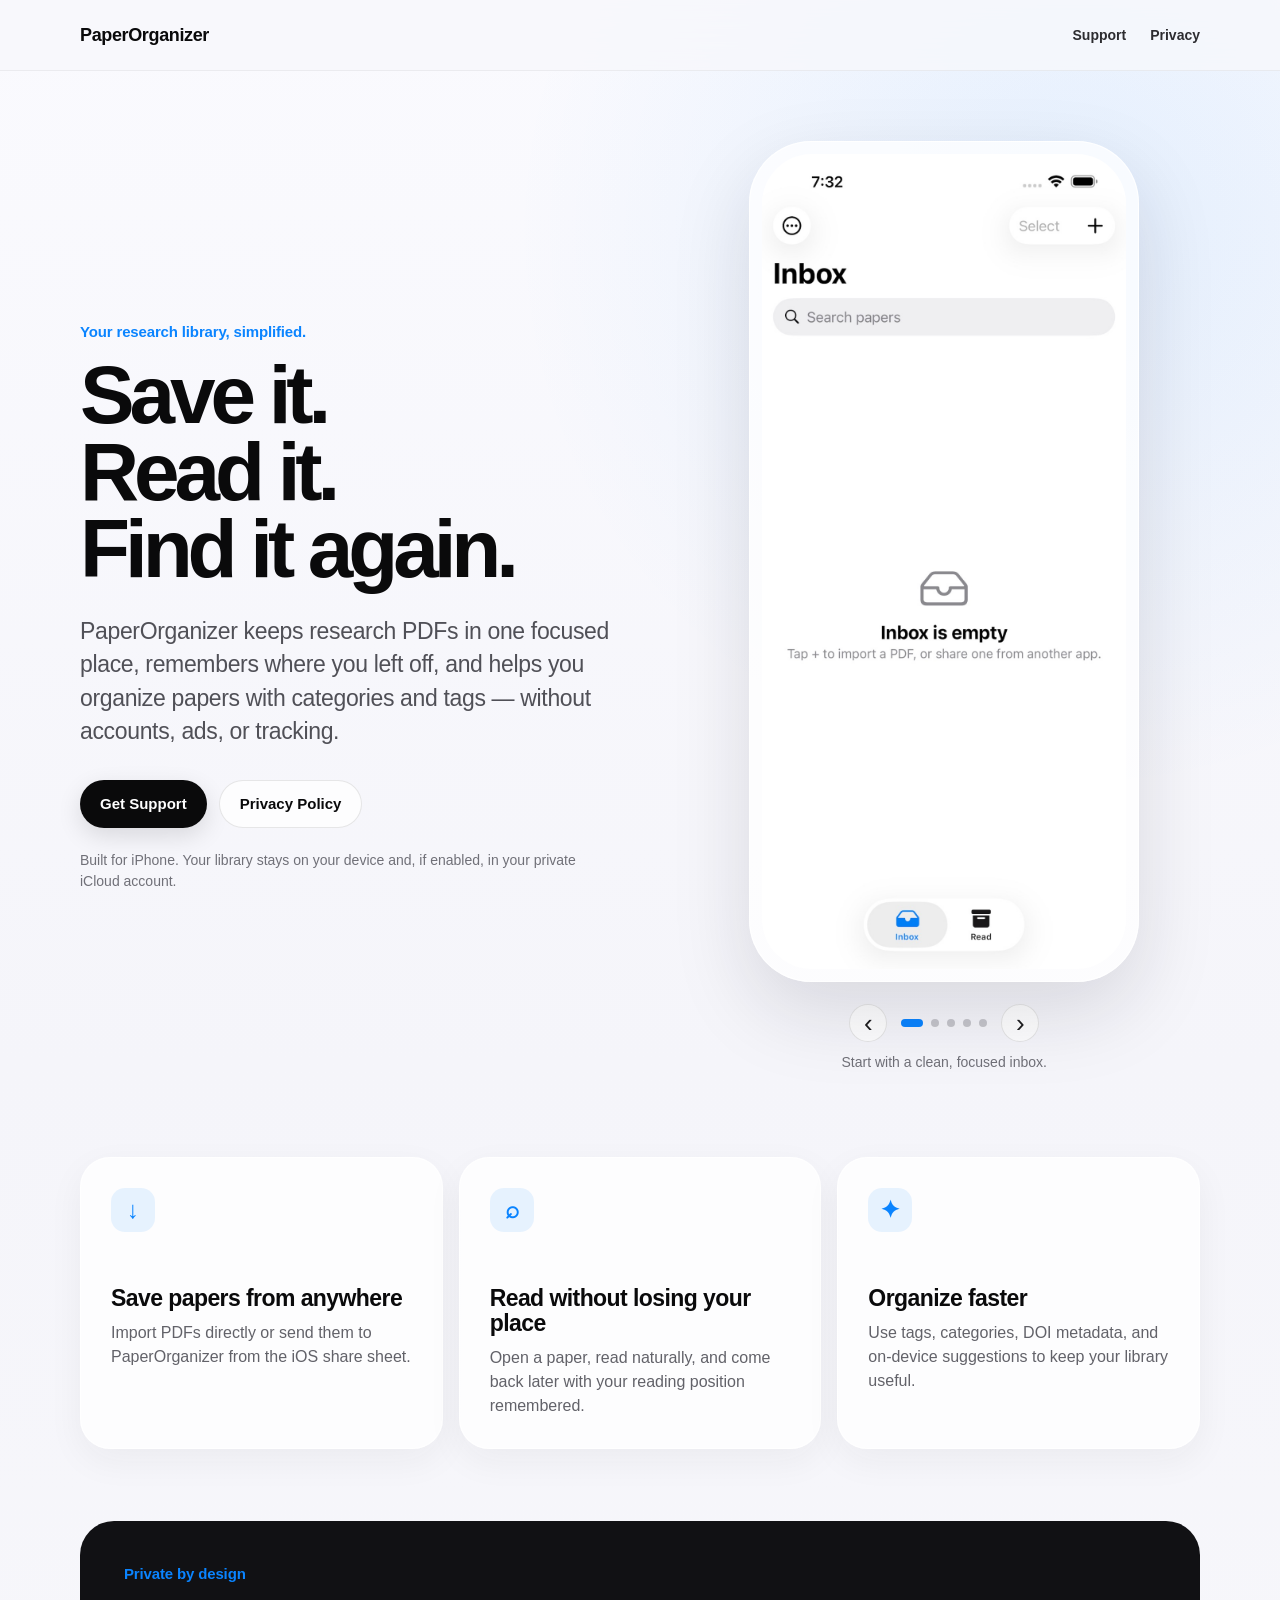
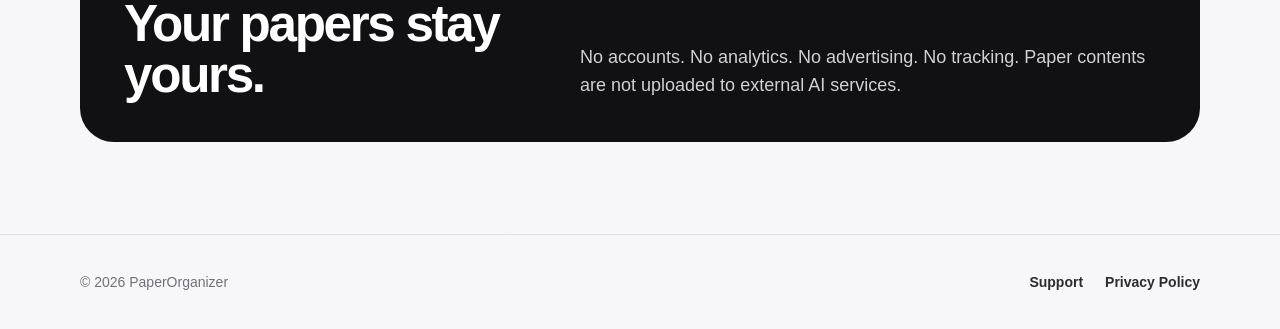
<file: index.html>
<!doctype html>
<html lang="en">
<head>
  <meta charset="utf-8">
  <meta name="viewport" content="width=device-width, initial-scale=1">
  <meta name="description" content="PaperOrganizer — a private, simple way to save, organize, and read research papers on iPhone and iPad.">
  <title>PaperOrganizer</title>
  <link rel="stylesheet" href="styles.css">
</head>
<body>
  <header class="site-header">
    <div class="shell nav">
      <a class="brand" href="./">PaperOrganizer</a>
      <nav class="nav-links" aria-label="Primary navigation">
        <a href="support/">Support</a>
        <a href="privacy/">Privacy</a>
      </nav>
    </div>
  </header>

  <main>
    <section class="hero shell">
      <div class="hero-copy">
        <p class="kicker">Your research library, simplified.</p>
        <h1>Save it.<br>Read it.<br>Find it again.</h1>
        <p class="hero-text">
          PaperOrganizer keeps research PDFs in one focused place, remembers where you left off,
          and helps you organize papers with categories and tags — without accounts, ads, or tracking.
        </p>
        <div class="hero-actions">
          <a class="button primary" href="support/">Get Support</a>
          <a class="button secondary" href="privacy/">Privacy Policy</a>
        </div>
        <p class="privacy-note">Built for iPhone. Your library stays on your device and, if enabled, in your private iCloud account.</p>
      </div>

      <div class="showcase" aria-label="PaperOrganizer app screenshots">
        <div class="phone-shell">
          <div class="slides" id="slides">
            <figure class="slide active">
              <img src="assets/01-empty-inbox.jpg" alt="PaperOrganizer empty inbox screen">
            </figure>
            <figure class="slide">
              <img src="assets/02-inbox.jpg" alt="PaperOrganizer inbox with a saved PDF">
            </figure>
            <figure class="slide">
              <img src="assets/03-reader.jpg" alt="PaperOrganizer PDF reader">
            </figure>
            <figure class="slide">
              <img src="assets/04-edit.jpg" alt="PaperOrganizer paper editing screen">
            </figure>
            <figure class="slide">
              <img src="assets/05-suggestions.jpg" alt="PaperOrganizer AI tag and category suggestions">
            </figure>
          </div>
        </div>

        <div class="showcase-controls" aria-label="Screenshot controls">
          <button class="slider-button" id="prevSlide" type="button" aria-label="Previous screenshot">‹</button>
          <div class="dots" id="dots" aria-label="Choose screenshot">
            <button class="dot active" type="button" aria-label="Show screenshot 1" aria-current="true"></button>
            <button class="dot" type="button" aria-label="Show screenshot 2"></button>
            <button class="dot" type="button" aria-label="Show screenshot 3"></button>
            <button class="dot" type="button" aria-label="Show screenshot 4"></button>
            <button class="dot" type="button" aria-label="Show screenshot 5"></button>
          </div>
          <button class="slider-button" id="nextSlide" type="button" aria-label="Next screenshot">›</button>
        </div>
        <p class="slide-caption" id="slideCaption">Start with a clean, focused inbox.</p>
      </div>
    </section>

    <section class="features shell" aria-label="Features">
      <article class="feature-card">
        <span class="feature-icon">↓</span>
        <h2>Save papers from anywhere</h2>
        <p>Import PDFs directly or send them to PaperOrganizer from the iOS share sheet.</p>
      </article>
      <article class="feature-card">
        <span class="feature-icon">⌕</span>
        <h2>Read without losing your place</h2>
        <p>Open a paper, read naturally, and come back later with your reading position remembered.</p>
      </article>
      <article class="feature-card">
        <span class="feature-icon">✦</span>
        <h2>Organize faster</h2>
        <p>Use tags, categories, DOI metadata, and on-device suggestions to keep your library useful.</p>
      </article>
    </section>

    <section class="privacy-strip shell">
      <div>
        <p class="eyebrow">Private by design</p>
        <h2>Your papers stay yours.</h2>
      </div>
      <p>No accounts. No analytics. No advertising. No tracking. Paper contents are not uploaded to external AI services.</p>
    </section>
  </main>

  <footer class="site-footer">
    <div class="shell footer-inner">
      <span>© 2026 PaperOrganizer</span>
      <div class="footer-links">
        <a href="support/">Support</a>
        <a href="privacy/">Privacy Policy</a>
      </div>
    </div>
  </footer>

  <script>
    (() => {
      const slides = Array.from(document.querySelectorAll('.slide'));
      const dots = Array.from(document.querySelectorAll('.dot'));
      const captions = [
        'Start with a clean, focused inbox.',
        'Keep saved papers easy to scan and search.',
        'Read PDFs right inside the app.',
        'Edit titles, categories, and tags in one place.',
        'Get on-device tag and category suggestions.'
      ];
      const caption = document.getElementById('slideCaption');
      let index = 0;
      let timer;

      function showSlide(nextIndex) {
        index = (nextIndex + slides.length) % slides.length;
        slides.forEach((slide, i) => slide.classList.toggle('active', i === index));
        dots.forEach((dot, i) => {
          dot.classList.toggle('active', i === index);
          dot.setAttribute('aria-current', i === index ? 'true' : 'false');
        });
        caption.textContent = captions[index];
      }

      function restartTimer() {
        window.clearInterval(timer);
        timer = window.setInterval(() => showSlide(index + 1), 4500);
      }

      document.getElementById('prevSlide').addEventListener('click', () => {
        showSlide(index - 1);
        restartTimer();
      });

      document.getElementById('nextSlide').addEventListener('click', () => {
        showSlide(index + 1);
        restartTimer();
      });

      dots.forEach((dot, i) => dot.addEventListener('click', () => {
        showSlide(i);
        restartTimer();
      }));

      document.addEventListener('keydown', (event) => {
        if (event.key === 'ArrowLeft') {
          showSlide(index - 1);
          restartTimer();
        }
        if (event.key === 'ArrowRight') {
          showSlide(index + 1);
          restartTimer();
        }
      });

      restartTimer();
    })();
  </script>
</body>
</html>
</file>
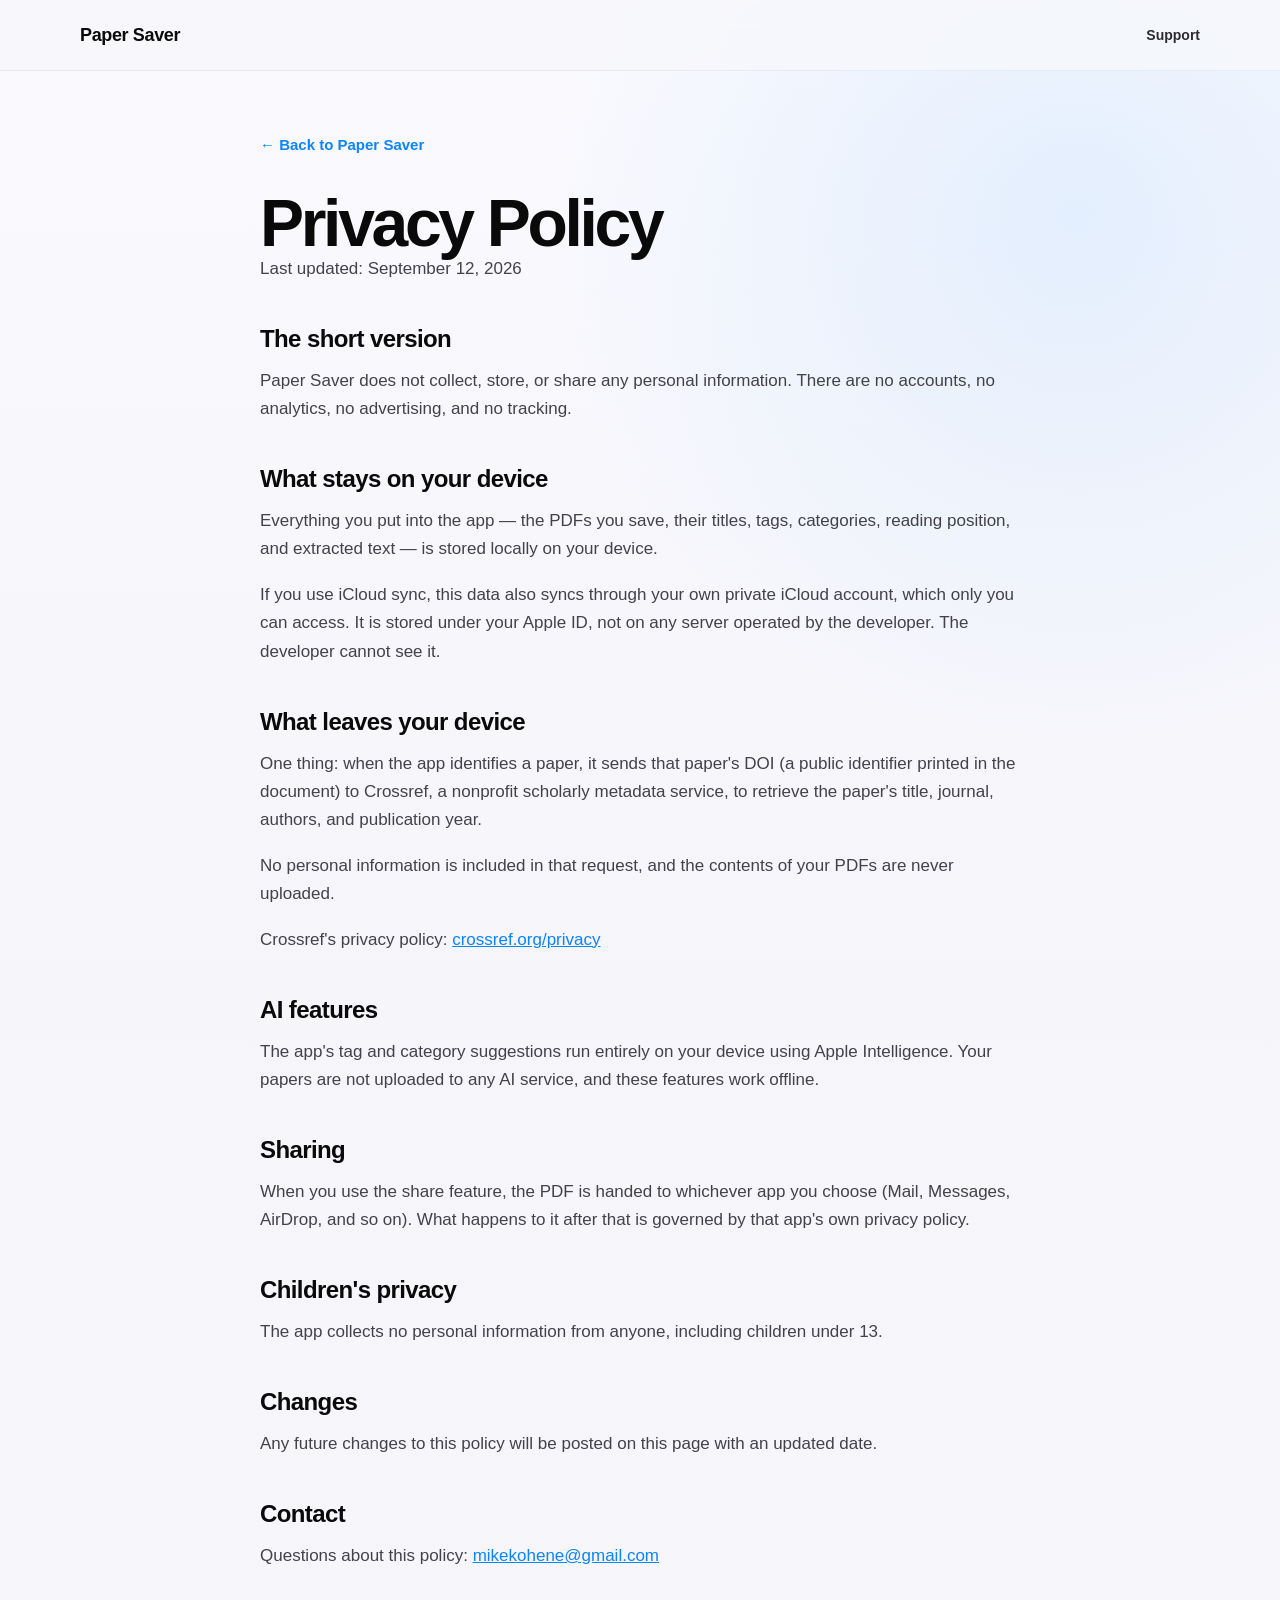
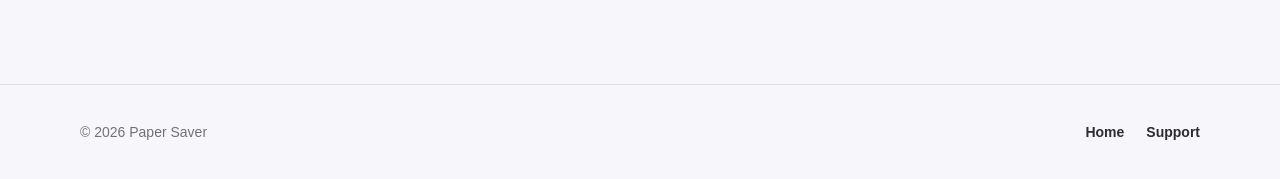
<file: privacy/index.html>
<!doctype html>
<html lang="en">
<head>
  <meta charset="utf-8">
  <meta name="viewport" content="width=device-width, initial-scale=1">
  <meta name="description" content="Privacy Policy for PaperOrganizer">
  <title>Privacy Policy | Paper Saver</title>
  <link rel="stylesheet" href="../styles.css">
</head>
<body>
  <header class="site-header">
    <div class="shell nav">
      <a class="brand" href="../">Paper Saver</a>
      <nav class="nav-links"><a href="../support/">Support</a></nav>
    </div>
  </header>

  <main class="legal-page">
    <a class="back" href="../">← Back to Paper Saver</a>
    <h1>Privacy Policy</h1>
    <p class="updated">Last updated: September 12, 2026</p>

    <h2>The short version</h2>
    <p> Paper Saver does not collect, store, or share any personal information. There are no accounts, no analytics, no advertising, and no tracking.</p>

    <h2>What stays on your device</h2>
    <p>Everything you put into the app — the PDFs you save, their titles, tags, categories, reading position, and extracted text — is stored locally on your device.</p>
    <p>If you use iCloud sync, this data also syncs through your own private iCloud account, which only you can access. It is stored under your Apple ID, not on any server operated by the developer. The developer cannot see it.</p>

    <h2>What leaves your device</h2>
    <p>One thing: when the app identifies a paper, it sends that paper's DOI (a public identifier printed in the document) to Crossref, a nonprofit scholarly metadata service, to retrieve the paper's title, journal, authors, and publication year.</p>
    <p>No personal information is included in that request, and the contents of your PDFs are never uploaded.</p>
    <p>Crossref's privacy policy: <a href="https://www.crossref.org/privacy/" target="_blank" rel="noopener noreferrer">crossref.org/privacy</a></p>

    <h2>AI features</h2>
    <p>The app's tag and category suggestions run entirely on your device using Apple Intelligence. Your papers are not uploaded to any AI service, and these features work offline.</p>

    <h2>Sharing</h2>
    <p>When you use the share feature, the PDF is handed to whichever app you choose (Mail, Messages, AirDrop, and so on). What happens to it after that is governed by that app's own privacy policy.</p>

    <h2>Children's privacy</h2>
    <p>The app collects no personal information from anyone, including children under 13.</p>

    <h2>Changes</h2>
    <p>Any future changes to this policy will be posted on this page with an updated date.</p>

    <h2>Contact</h2>
    <p>Questions about this policy: <a href="mikekohene@gmail.com">mikekohene@gmail.com</a></p>
  </main>

  <footer class="site-footer">
    <div class="shell footer-inner">
      <span>© 2026 Paper Saver</span>
      <div class="footer-links"><a href="../">Home</a><a href="../support/">Support</a></div>
    </div>
  </footer>
</body>
</html>
</file>
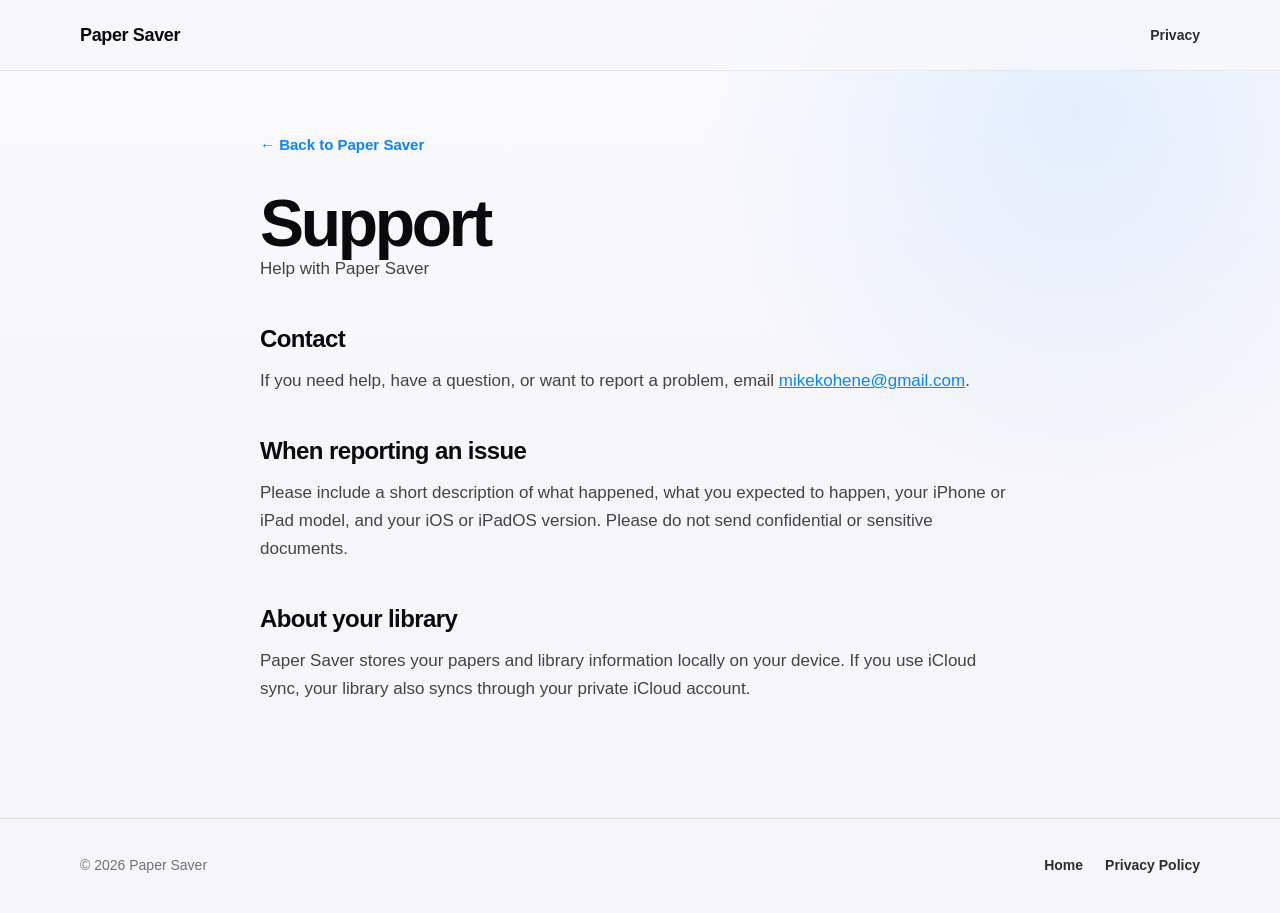
<file: support/index.html>
<!doctype html>
<html lang="en">
<head>
  <meta charset="utf-8">
  <meta name="viewport" content="width=device-width, initial-scale=1">
  <meta name="description" content="Support for PaperOrganizer">
  <title>Support | Paper Saver </title>
  <link rel="stylesheet" href="../styles.css">
</head>
<body>
  <header class="site-header">
    <div class="shell nav">
      <a class="brand" href="../"> Paper Saver</a>
      <nav class="nav-links"><a href="../privacy/">Privacy</a></nav>
    </div>
  </header>

  <main class="legal-page">
    <a class="back" href="../">← Back to  Paper Saver</a>
    <h1>Support</h1>
    <p class="updated">Help with  Paper Saver</p>

    <h2>Contact</h2>
    <p>If you need help, have a question, or want to report a problem, email <a href="mikekohene.com">mikekohene@gmail.com</a>.</p>

    <h2>When reporting an issue</h2>
    <p>Please include a short description of what happened, what you expected to happen, your iPhone or iPad model, and your iOS or iPadOS version. Please do not send confidential or sensitive documents.</p>

    <h2>About your library</h2>
    <p> Paper Saver stores your papers and library information locally on your device. If you use iCloud sync, your library also syncs through your private iCloud account.</p>
  </main>

  <footer class="site-footer">
    <div class="shell footer-inner">
      <span>© 2026  Paper Saver</span>
      <div class="footer-links"><a href="../">Home</a><a href="../privacy/">Privacy Policy</a></div>
    </div>
  </footer>
</body>
</html>
</file>
<file: styles.css>
:root {
  --bg: #f5f5fa;
  --surface: rgba(255, 255, 255, 0.82);
  --text: #0a0a0b;
  --muted: #707078;
  --line: rgba(20, 20, 24, 0.10);
  --accent: #0a84ff;
  --shadow: 0 30px 80px rgba(25, 25, 35, 0.13);
}

* { box-sizing: border-box; }
html { scroll-behavior: smooth; }
body {
  margin: 0;
  background:
    radial-gradient(circle at 84% 12%, rgba(10,132,255,0.09), transparent 28%),
    linear-gradient(180deg, #fafafe 0%, var(--bg) 55%, #f7f7fb 100%);
  color: var(--text);
  font-family: -apple-system, BlinkMacSystemFont, "SF Pro Display", "SF Pro Text", "Helvetica Neue", Arial, sans-serif;
  -webkit-font-smoothing: antialiased;
  line-height: 1.5;
}
a { color: inherit; }
button { font: inherit; }
.shell { width: min(1120px, calc(100% - 40px)); margin: 0 auto; }

.site-header {
  position: sticky;
  top: 0;
  z-index: 20;
  background: rgba(248,248,252,0.78);
  backdrop-filter: saturate(180%) blur(18px);
  -webkit-backdrop-filter: saturate(180%) blur(18px);
  border-bottom: 1px solid rgba(20,20,24,0.055);
}
.nav { min-height: 70px; display: flex; align-items: center; justify-content: space-between; gap: 24px; }
.brand { font-size: 18px; font-weight: 760; letter-spacing: -0.02em; text-decoration: none; }
.nav-links { display: flex; gap: 24px; }
.nav-links a, .footer-links a { color: #2c2c30; text-decoration: none; font-size: 14px; font-weight: 600; }
.nav-links a:hover, .footer-links a:hover { color: var(--accent); }

.hero {
  min-height: 760px;
  display: grid;
  grid-template-columns: 1.02fr 0.98fr;
  align-items: center;
  gap: 76px;
  padding: 70px 0 84px;
}
.kicker, .eyebrow { margin: 0 0 12px; color: var(--accent); font-size: 15px; font-weight: 750; letter-spacing: -0.01em; }
.hero h1 {
  margin: 0;
  max-width: 660px;
  font-size: clamp(58px, 6.4vw, 94px);
  line-height: 0.94;
  letter-spacing: -0.062em;
  font-weight: 820;
}
.hero-text { max-width: 620px; margin: 28px 0 0; color: #505057; font-size: clamp(19px, 2vw, 23px); line-height: 1.45; letter-spacing: -0.015em; }
.hero-actions { display: flex; flex-wrap: wrap; gap: 12px; margin-top: 32px; }
.button { display: inline-flex; align-items: center; justify-content: center; min-height: 48px; padding: 0 20px; border-radius: 999px; text-decoration: none; font-size: 15px; font-weight: 700; transition: transform .18s ease, box-shadow .18s ease; }
.button:hover { transform: translateY(-1px); }
.button.primary { background: var(--text); color: white; box-shadow: 0 8px 24px rgba(0,0,0,0.12); }
.button.secondary { background: rgba(255,255,255,0.78); border: 1px solid var(--line); }
.privacy-note { max-width: 540px; margin: 22px 0 0; color: var(--muted); font-size: 14px; }

.showcase { display: flex; flex-direction: column; align-items: center; min-width: 0; }
.phone-shell {
  position: relative;
  width: min(390px, 100%);
  aspect-ratio: 835 / 1800;
  padding: 12px;
  border-radius: 62px;
  background: rgba(255,255,255,0.72);
  border: 1px solid rgba(255,255,255,0.96);
  box-shadow: var(--shadow);
  overflow: hidden;
}
.slides { position: relative; width: 100%; height: 100%; overflow: hidden; border-radius: 50px; background: #fff; }
.slide { position: absolute; inset: 0; margin: 0; opacity: 0; transform: translateX(14px) scale(.995); transition: opacity .45s ease, transform .45s ease; pointer-events: none; }
.slide.active { opacity: 1; transform: translateX(0) scale(1); pointer-events: auto; }
.slide img { width: 100%; height: 100%; display: block; object-fit: cover; }
.showcase-controls { margin-top: 22px; display: flex; align-items: center; gap: 14px; }
.slider-button { width: 38px; height: 38px; border: 1px solid var(--line); border-radius: 50%; background: rgba(255,255,255,0.82); color: #1d1d1f; cursor: pointer; font-size: 26px; line-height: 1; display: grid; place-items: center; transition: transform .15s ease, background .15s ease; }
.slider-button:hover { transform: scale(1.04); background: #fff; }
.dots { display: flex; gap: 8px; }
.dot { width: 8px; height: 8px; border: 0; border-radius: 999px; padding: 0; background: #c5c5cb; cursor: pointer; transition: width .2s ease, background .2s ease; }
.dot.active { width: 22px; background: var(--accent); }
.slide-caption { margin: 10px 0 0; min-height: 21px; color: var(--muted); font-size: 14px; text-align: center; }

.features { display: grid; grid-template-columns: repeat(3, 1fr); gap: 16px; padding: 0 0 72px; }
.feature-card { min-height: 255px; padding: 30px; border-radius: 30px; background: rgba(255,255,255,0.76); border: 1px solid rgba(255,255,255,0.92); box-shadow: 0 12px 36px rgba(30,30,40,0.05); }
.feature-icon { display: grid; place-items: center; width: 44px; height: 44px; margin-bottom: 54px; border-radius: 14px; background: rgba(10,132,255,.09); color: var(--accent); font-size: 24px; font-weight: 700; }
.feature-card h2 { margin: 0 0 10px; font-size: 23px; line-height: 1.1; letter-spacing: -0.025em; }
.feature-card p { margin: 0; color: #626269; font-size: 16px; }

.privacy-strip { display: grid; grid-template-columns: .8fr 1.2fr; align-items: end; gap: 72px; margin-bottom: 92px; padding: 42px 44px; border-radius: 34px; background: #111114; color: white; }
.privacy-strip h2 { margin: 0; font-size: clamp(36px, 4vw, 54px); letter-spacing: -0.045em; line-height: 1; }
.privacy-strip p:last-child { margin: 0; color: #d1d1d6; font-size: 18px; line-height: 1.55; }

.site-footer { border-top: 1px solid var(--line); }
.footer-inner { min-height: 94px; display: flex; align-items: center; justify-content: space-between; gap: 24px; color: var(--muted); font-size: 14px; }
.footer-links { display: flex; gap: 22px; }

/* Legal + support pages */
.legal-page { width: min(760px, calc(100% - 40px)); margin: 0 auto; padding: 62px 0 96px; }
.back { display: inline-block; margin-bottom: 34px; color: var(--accent); text-decoration: none; font-size: 15px; font-weight: 650; }
.legal-page h1 { margin: 0; font-size: clamp(44px, 7vw, 66px); line-height: .98; letter-spacing: -0.05em; }
.updated { margin: 14px 0 46px; color: var(--muted); }
.legal-page h2 { margin: 38px 0 10px; font-size: 24px; letter-spacing: -0.025em; }
.legal-page p { margin: 0 0 18px; color: #424248; font-size: 17px; line-height: 1.65; }
.legal-page a:not(.back) { color: var(--accent); }

@media (prefers-reduced-motion: reduce) {
  *, *::before, *::after { scroll-behavior: auto !important; transition: none !important; }
}

@media (max-width: 850px) {
  .hero { min-height: 0; grid-template-columns: 1fr; gap: 50px; padding: 58px 0 68px; }
  .hero-copy { text-align: center; }
  .hero h1, .hero-text, .privacy-note { margin-left: auto; margin-right: auto; }
  .hero-actions { justify-content: center; }
  .phone-shell { width: min(340px, 84vw); }
  .features { grid-template-columns: 1fr; }
  .feature-card { min-height: 0; }
  .feature-icon { margin-bottom: 34px; }
  .privacy-strip { grid-template-columns: 1fr; gap: 24px; align-items: start; }
}

@media (max-width: 560px) {
  .shell { width: min(100% - 28px, 1120px); }
  .nav { min-height: 62px; }
  .nav-links { gap: 16px; }
  .hero { padding-top: 44px; }
  .hero h1 { font-size: clamp(52px, 16.7vw, 76px); }
  .hero-text { font-size: 18px; }
  .phone-shell { width: min(320px, 88vw); border-radius: 52px; padding: 10px; }
  .slides { border-radius: 42px; }
  .privacy-strip { padding: 32px 26px; margin-bottom: 68px; }
  .footer-inner { align-items: flex-start; flex-direction: column; padding: 26px 0; }
  .legal-page { width: min(100% - 28px, 760px); padding-top: 46px; }
}
</file>
